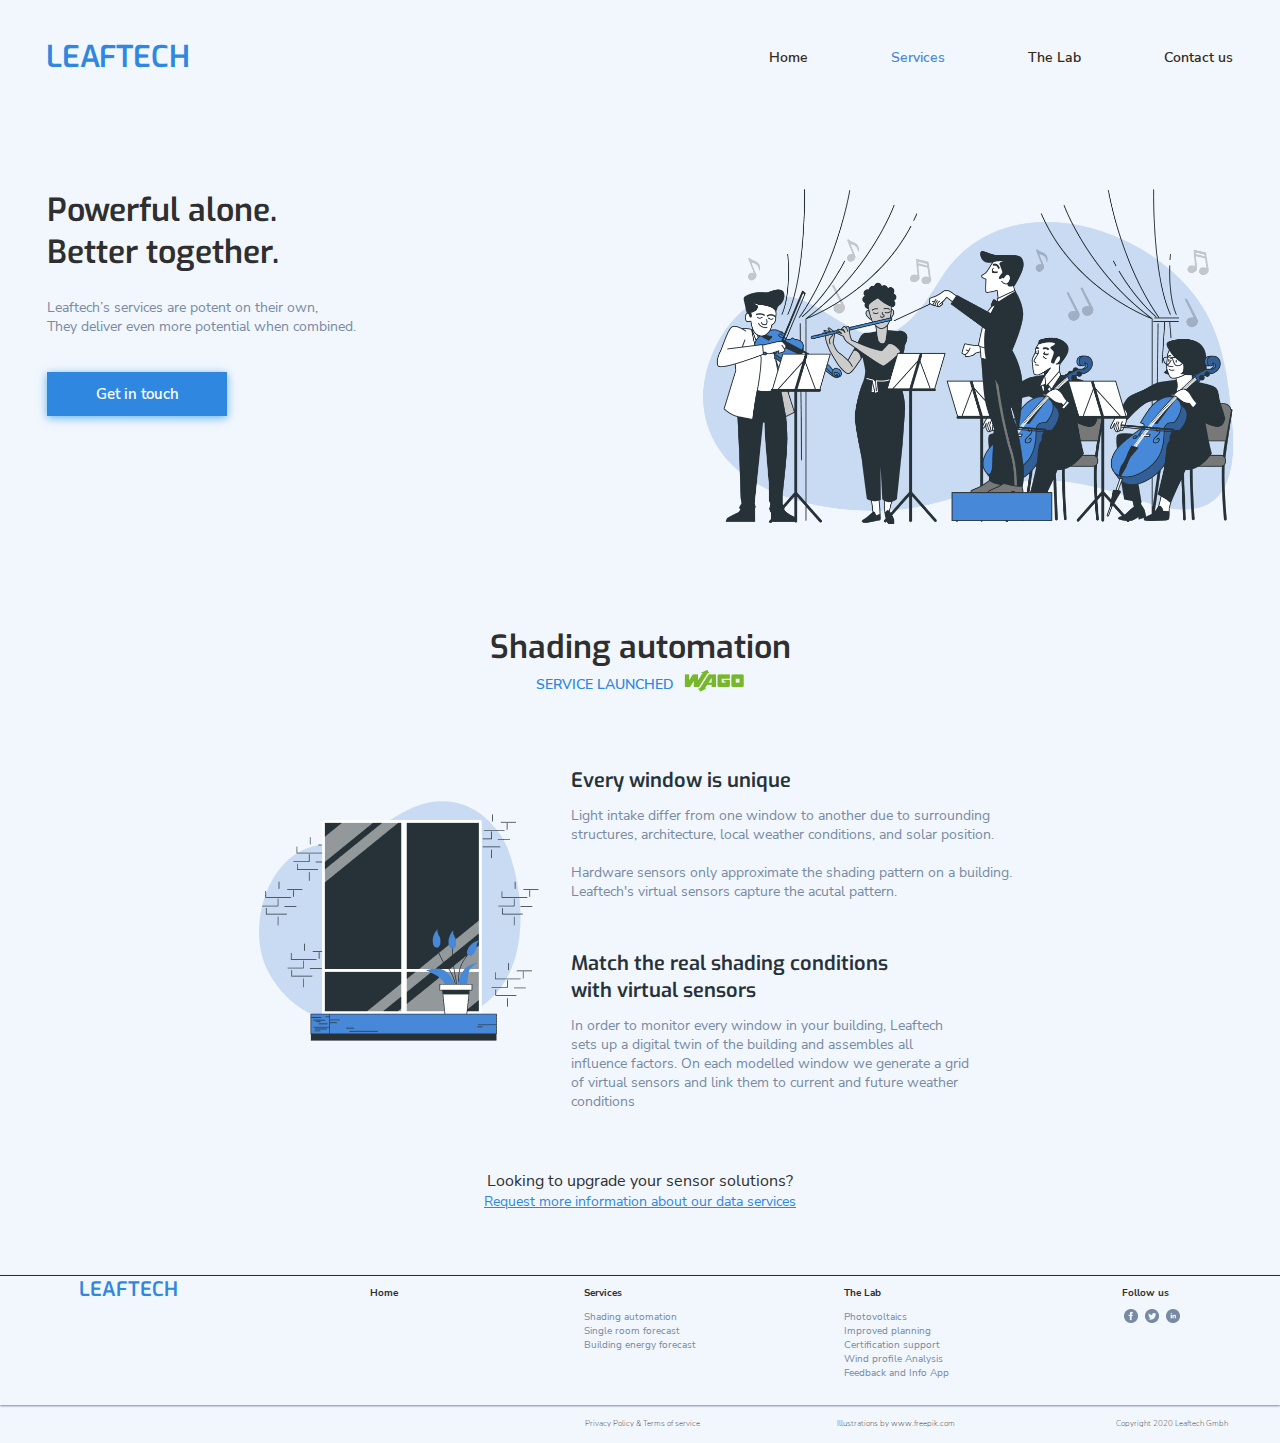
<file: index.html>
<!DOCTYPE html>
<html lang="en">
<head>
  <meta charset="UTF-8">
  <meta name="viewport" content="width=device-width initial-scale=1.0">
  <title>LEAFTECH</title>
  <link rel="stylesheet" href="css/fonts.css">
  <link rel="stylesheet" href="css/styles.css">
</head>
<body>
<header class="header">
  <div class="logo header-logo">LEAFTECH</div>
  <div class="m-h-b nav__toggler">
    <div class="m1"></div>
    <div class="m2"></div>
    <div class="m3"></div>
  </div>
  <ul class="header-items">
    <li>Home</li>
    <li>Services</li>
    <li>The Lab</li>
    <li>Contact us</li>
  </ul>
</header>
<article class="a1">
  <div class="a1-p-c">
    <h1 class="head-p-1">
      Powerful alone. <br>
      Better together.
    </h1>
    <div class="text-p-1-con">
      <p class="text-p-1">
        Leaftech’s services are potent on their own, <br>
        They deliver even more potential when combined.
      </p>
    </div>
    <button class="btn">Get in touch</button>
  </div>
  <div class="img-h-p"></div>
</article>
<article class="a2">
  <h1 class="head-p-2">Shading automation</h1>
  <div class="wago-con">
    <span class="ser__wago-con">SERVICE LAUNCHED</span>
    <img src="assets/img/Logo_WAGO_2020.png" alt="WAGO LOGO">
  </div>
</article>
<article class="s1">
  <img src="assets/img/Ordinary-day-bro.png" alt="">
  <div class="title-s-con">
    <h3>
      Every window is unique
    </h3>
    <div class="text-s-1-1 t-s-1">
      <p>
        Light intake differ from one window to another due
        to surrounding structures, architecture, local weather conditions, and solar position.
        <br>
        <br>

        Hardware sensors only approximate the shading pattern on a building. Leaftech's virtual sensors capture the acutal pattern.
        <br>
        <br>
      </p>
    </div>
    <h3 class="h-s-2">
      Match the real shading conditions
      <br>
      with virtual sensors
    </h3>
    <div class="text-s-1-1 t-s-2">
      <p>
        In order to monitor every window in your building,
        Leaftech sets up a digital twin of the building and
        assembles all influence factors. On each modelled
        window we generate a grid of virtual sensors and link
        them to current and future weather conditions
      </p>
    </div>
  </div>
</article>
<article class="s2">
  <div class="t-1-s-2">
    Looking to upgrade your sensor solutions?
  </div>
  <div>
    <a href="#" class="link">Request more information about our data services</a>
  </div>
</article>
<footer class="footer">
  <div class="footer--items">
    <div class="logo logo-footer">
      LEAFTECH
    </div>
    <div>Home</div>
    <div class="i-2">
      <div>
        Follow us
      </div>
      <img class="img-f" src="./assets/img/Facebook-Logo.png" alt="">
      <img class="img-f" src="./assets/img/Twitter_Logo.png" alt="">
      <img class="img-f" src="assets/img/Linkedin-logo.png" alt="">
    </div>
    <div class="i-3">
      <div class="last--item">The Lab</div>
      <ul class="list">
        <li class="list-item">Photovoltaics</li>
        <li class="list-item">Improved planning</li>
        <li class="list-item">Certification support</li>
        <li class="list-item">Wind profile Analysis</li>
        <li class="list-item">Feedback and Info App</li>
      </ul>
    </div>
    <div>
      <div class="last--item">Services</div>
      <ul class="list">
        <li class="list-item">Shading automation</li>
        <li class="list-item">Single room forecast</li>
        <li class="list-item">Building energy forecast</li>
      </ul>
    </div>
  </div>
</footer>
<div class="copy">
  <div class="copy-1">Privacy Policy & Terms of service</div>
  <div class="copy-2">Illustrations by www.freepik.com</div>
  <div class="copy-3">Copyright 2020 Leaftech Gmbh</div>
</div>
<script src="./main.js"></script>
</body>
</html>
</file>
<file: css/fonts.css>
@font-face {
    font-family: NunitoSans-ExtraLight;
    font-weight: 200;
    src: url("./Nunito_Sans/NunitoSans-ExtraLight.ttf") format("truetype");
}
@font-face {
    font-family: NunitoSans-Regular;
    font-weight: 400;
    src: url("./Nunito_Sans/NunitoSans-Regular.ttf") format('truetype');
}
@font-face {
    font-family: NunitoSans-SemiBold;
    font-weight: 600;
    src: url("./Nunito_Sans/NunitoSans-SemiBold.ttf") format('truetype');
}
@font-face {
    font-family: NunitoSans-Bold;
    font-weight: 700;
    src: url("./Nunito_Sans/NunitoSans-Bold.ttf") format('truetype');
}
@font-face {
    font-family: Exo-Regular;
    font-weight: 400;
    src: url("./Exo/Exo-Regular.ttf") format('truetype');
}
@font-face {
    font-family: Exo-SemiBold;
    font-weight: 600;
    src: url("./Exo/Exo-SemiBold.ttf") format('truetype');
}
@font-face {
    font-family: Exo-Bold;
    font-weight: 700;
    src: url("./Exo/Exo-Bold.ttf") format('truetype');
}

body{
    font-family: NunitoSans-Regular;
}
h1,h2,h3{
    font-family: Exo-SemiBold;
}
</file>
<file: css/styles.css>
*, ::before, ::after {
    margin: 0;
    padding: 0;
    box-sizing: border-box;
}
button{
    outline: 0;
    border: 0;
}
:root {
    --color-heading-primary: #2f2f2f;
    --color-heading-secondary: #263238;
    --color-body-font: #778aa3;
    --color-logo: #3087df
}
html {
    font-size: 62.5%;
}
h1 {
    color: var(--color-heading-primary);
    font-size: 2.8rem;
}
h3 {
    color: var(--color-heading-secondary);
    font-size: 2rem;
}
body{
    color: var(--color-body-font);
    font-size: 1.4rem;
    background-color: #f2f7fd;
}
@media screen and (min-width: 768px){
    h1 {
        font-size: 3.2rem;
    }
}
.btn{
    background-color: var(--color-logo);
    color: #fff;
    width: 18rem;
    height: 4.4rem;
    font-family: NunitoSans-SemiBold;
    font-size: 1.5rem;
    box-shadow: 0 2px 9px 0 rgba(0,135,230,0.6);
}
.a1{
    display: flex;
    flex-direction: column;
    align-items: center;
}
.a1-p-c{
    display: flex;
    flex-direction: column;
    align-items: center;
}
.head-p-1{
    margin-bottom: 2.5rem;
}
.text-p-1-con{
    width: 342px;
    height: auto;
    /*margin-left: 17px;*/
    text-align: center;
}
.text-p-1{
    margin-bottom: 3.6rem;
}
.img-h-p{
    margin-top: 80px;
    background-image: url("../assets/img/Orchestra-bro.png");
    background-repeat: no-repeat;
    background-position: center;
    background-size: cover;
    width: 37.5rem;
    height: 21.67rem;
}
@media screen and (min-width: 768px) and (max-width: 1024px){
    .head-p-1{
        margin-bottom: 2.4rem;
    }
    .text-p-1{
        margin-bottom: 3rem;
    }
    .img-h-p{
        margin-top: 3.4rem;
        background-image: url("../assets/img/Orchestra-bro@2x.png");
        background-repeat: no-repeat;
        background-position: center;
        background-size: cover;
        width: 48.55rem;
        height: 30.37rem;
    }
}
@media screen and (min-width: 1024px){
    .a1{
        flex-direction: row;
        align-items: flex-start;
        justify-content: space-between;
    }
    .a1-p-c{
        align-items: flex-start;
        margin-left: 4.7rem;
    }
    .text-p-1-con{
        text-align: unset;
    }
    .img-h-p{
        background-image: url("../assets/img/Orchestra-bro@3x.png");
        background-repeat: no-repeat;
        background-position: center;
        background-size: cover;
        width: 52.95rem;
        height: 33.46rem;
        margin-top: 0;
        align-self: flex-end;
        margin-right: 4.73rem;
    }
}
.a2{
    display: flex;
    flex-direction: column;
    align-items: center;
}
.wago-con{
    display: flex;
    flex-direction: row;
    align-items: center;
}
.ser__wago-con{
    color: #3087df;
    font-family: NunitoSans-SemiBold;
    font-size: 1.4rem;
    margin-right: 0.99rem;
    margin-top: 0.98rem;
}
@media screen and (min-width: 768px){
    .ser__wago-con {
        margin-top: 0.78rem;
    }
}
.s1{
    display: flex;
    flex-direction: column;
    align-items: center;
}
.title-s-con{
    display: flex;
    flex-direction: column;
    align-items: center;
    margin-top: 3.64rem;
}
.text-s-1-1{
    max-width: 34.2rem;
    margin-top: 1.2rem;
}
@media screen and (min-width: 768px) and (max-width: 1024px){
    .text-s-1-1{
        max-width: 48.1rem;
    }
    .h-s-2{
        margin-top: 5rem;
    }
}
@media screen and (min-width: 1024px){
    .s1{
        flex-direction: row;
        justify-content: center;
    }
    .title-s-con{
        align-items: flex-start;
        margin-left: 3.24rem;
    }
    .h-s-2{
        margin-top: 3rem;
    }
    .text-s-1-1{
        max-width: 45rem;
    }
    .t-s-2{
        max-width: 40.1rem;
    }
}
.s2{
    display: flex;
    flex-direction: column;
    align-items: center;
}
.t-1-s-2{
    color: var(--color-heading-primary);
    font-size: 1.6rem;
    font-family: NunitoSans-Regular;
}
.link{
    color: var(--color-logo);
    font-family: NunitoSans-Regular;
    font-size: 1.4rem;
    margin-top: 2px;
}
.footer{
    border-top-color: #263238;
    border-top-width: 1px;
    border-top-style: solid;
    width: 100%;
    box-shadow: 0 1px 2px 0 #778aa3;
    padding-bottom: 2.5rem;
}
.footer--items div{
    font-family: NunitoSans-Bold;
    font-size: 1rem;
    color: var(--color-heading-primary);

}
.footer--items{
    display: grid;
    grid-template-columns: repeat(2,1fr) ;
    /*grid-template-rows: repeat(2,1fr);*/
    margin-left: 4.4rem;
    margin-top: 2.7rem;
}
.logo{
    color: var(--color-logo);
    font-family: Exo-SemiBold;
    font-size: 2rem;
}
.logo.logo-footer{
    color: var(--color-logo);
    font-family: Exo-SemiBold;
    font-size: 2rem;
    margin-top: 1.9rem;
    grid-column: 1/3;
    grid-row: 1;
}
.img-f{
    margin-top: 0.7rem;
}
.list{
    margin-top: 1rem;
    list-style: none;
}
.list-item{
    font-family: NunitoSans-Regular;
    color: var(--color-body-font);
}
.last--item{
    margin-top: 1.5rem;
}
@media screen and (min-width: 768px){
    .footer--items{
        width: 100%;
        grid-template-columns: repeat(5,1fr);
        align-items: baseline;
        /*justify-content: space-around;*/
        /*align-self: center;*/
        justify-items: center;
        /*align-content: space-between;*/
        margin: 0;
    }
    .logo.logo-footer{
        margin-top: 0;
        /*margin-left: 7.9rem;*/
        /*margin-right: 10rem;*/
        grid-column: unset;
        grid-row: unset;
    }
    .last--item{
        margin-top: 0;
    }
    .i-2{
        grid-column: 5/6;
        grid-row: 1/1;
    }
    .i-3{
        grid-column: 4/5;
        grid-row: 1/1;
    }
}
.copy{
    display: grid;
    grid-template-columns: repeat(2,1fr);
    /*justify-content: space-evenly;*/
    /*justify-items: center;*/
    /*align-content: space-evenly;*/
    width: 100%;
    margin-top: 1.3rem;
    margin-left: 4.4rem;
}
.copy-1{
    width: 14.8rem;
}
.copy-2{
    margin-left: -2.3rem;
}
.copy div{
    font-family: NunitoSans-ExtraLight;
    color: var(--color-heading-primary);
    font-size: 0.8rem;
}
.copy :last-child{
    padding-top: 0.5rem;
}
@media screen and (min-width: 768px){
    .copy{
        grid-template-columns: repeat(5,1fr);
        justify-items: center;
        flex-grow: 0;
        margin: 1.3rem 0 1.4rem 0;
    }
    .copy-1{
        grid-column: 3/4;
        grid-row: 1/1;
        margin-left: 3.8rem;
    }
    .copy-2{
        grid-column: 4/5;
        grid-row: 1/1;
        margin: 0;
    }
    .copy-3{
        grid-column: 5/6;
    }
    .copy :last-child{
        padding: 0;
        margin: 0 0 0 4rem;
    }
}
.header{
    display: flex;
    align-items: center;
    /*height: 8.1rem;*/
    justify-content: space-between;
    margin: 3rem 2.29rem 0 1.8rem;
    flex-wrap: wrap ;
}
.header-logo{
    font-size: 3rem;
}
.m-h-b{
    height: 2rem;
    cursor: pointer;
}
.m1{
    width: 1.71rem;
    height: 0.28rem;
    border-radius: 0.16rem;
    background-color: #263238;
}
.m2{
    width: 1.23rem;
    height: 0.28rem;
    border-radius: 0.16rem;
    background-color: #263238;
    margin: 0.47rem 0;
}
.m3{
    width: 1.71rem;
    height: 0.28rem;
    border-radius: 0.16rem;
    background-color: #263238;
}
.header-items :nth-child(2){
    color: #4989d8;
}
.header-items{
    width: 100%;
    display: block;
    font-family: NunitoSans-Bold;
    color: #352917;
    font-size: 1.4rem;
    max-height: 0;
    overflow: hidden;
    opacity: 0;
}
.header-items li{
    display: flex;
    justify-content: flex-end;
    padding-top: 1rem;
    padding-bottom: 1rem;
    border-bottom: 1px solid #352917;
}
.header.nav__expanded .header-items{
    max-height: 100vh;
    overflow: auto ;
    opacity: 1;
}
@media screen and (min-width: 768px){
    .header{
        height: 11.4rem;
        margin: 0 1.58rem 0 1.7rem;
    }
    .m-h-b{
        display: none;
    }
    .header-items{
        width: auto;
        display: block;
        font-family: NunitoSans-Bold;
        color: #352917;
        font-size: 1.4rem;
        opacity: unset;
        max-height: unset;
        overflow: unset;
    }
    .header-items li{
        display: inline-block;
        padding: 0 6.68rem 0 0;
        border: 0;


    }
    .header-items :last-child{
        padding: 0;
    }
}

@media screen and (min-width: 1024px){
    .header{
        margin: 0 4.68rem 0 4.6rem;
    }
    .header-items{
        font-family: NunitoSans-SemiBold;
    }
    .header-items li{
        padding-right: 7.91rem;
    }
}
.a1{
    margin-top: 7.5rem;
    max-width: 100%;
}
.a2{
    margin-top: 10.2rem;
    margin-bottom: 3.62rem;
    max-width: 100%;
}
.s2{
    margin-top: 5.9rem;
    margin-bottom: 6.4rem;
    max-width: 100%;
}
</file>
